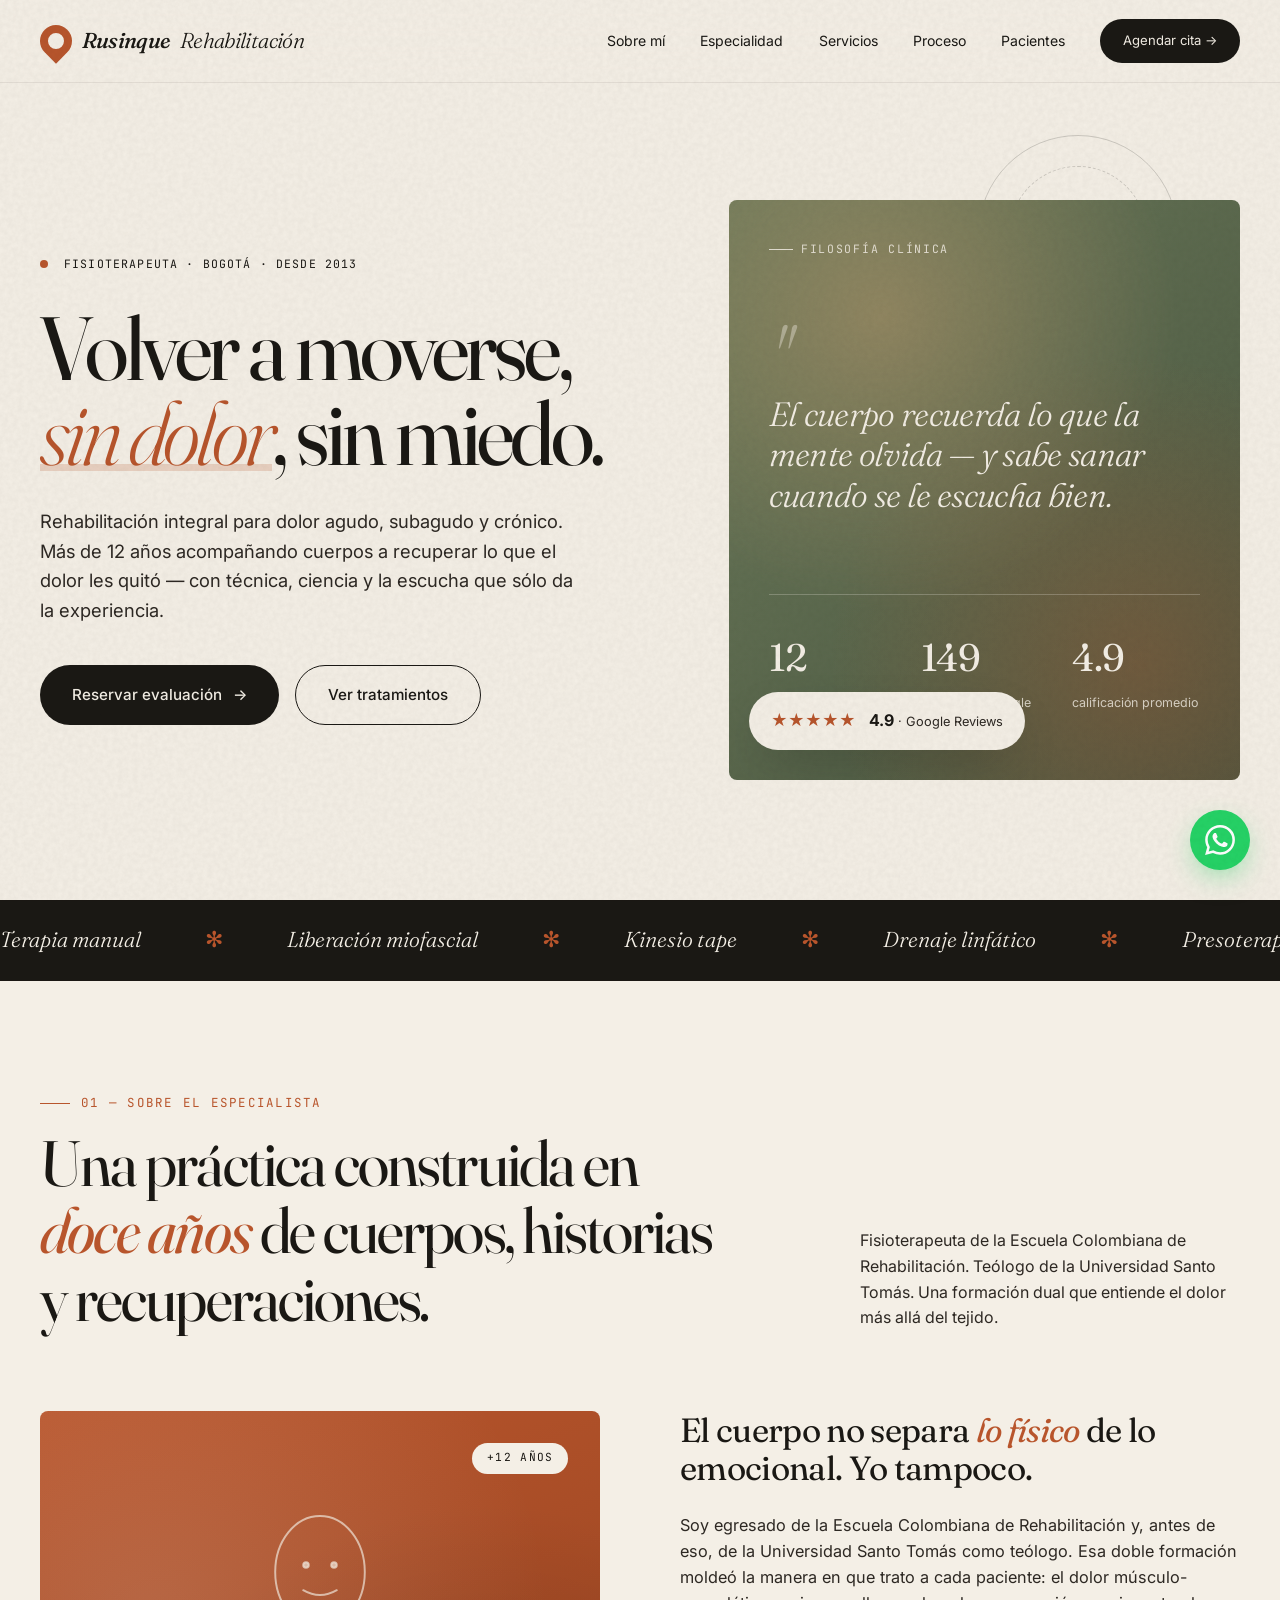
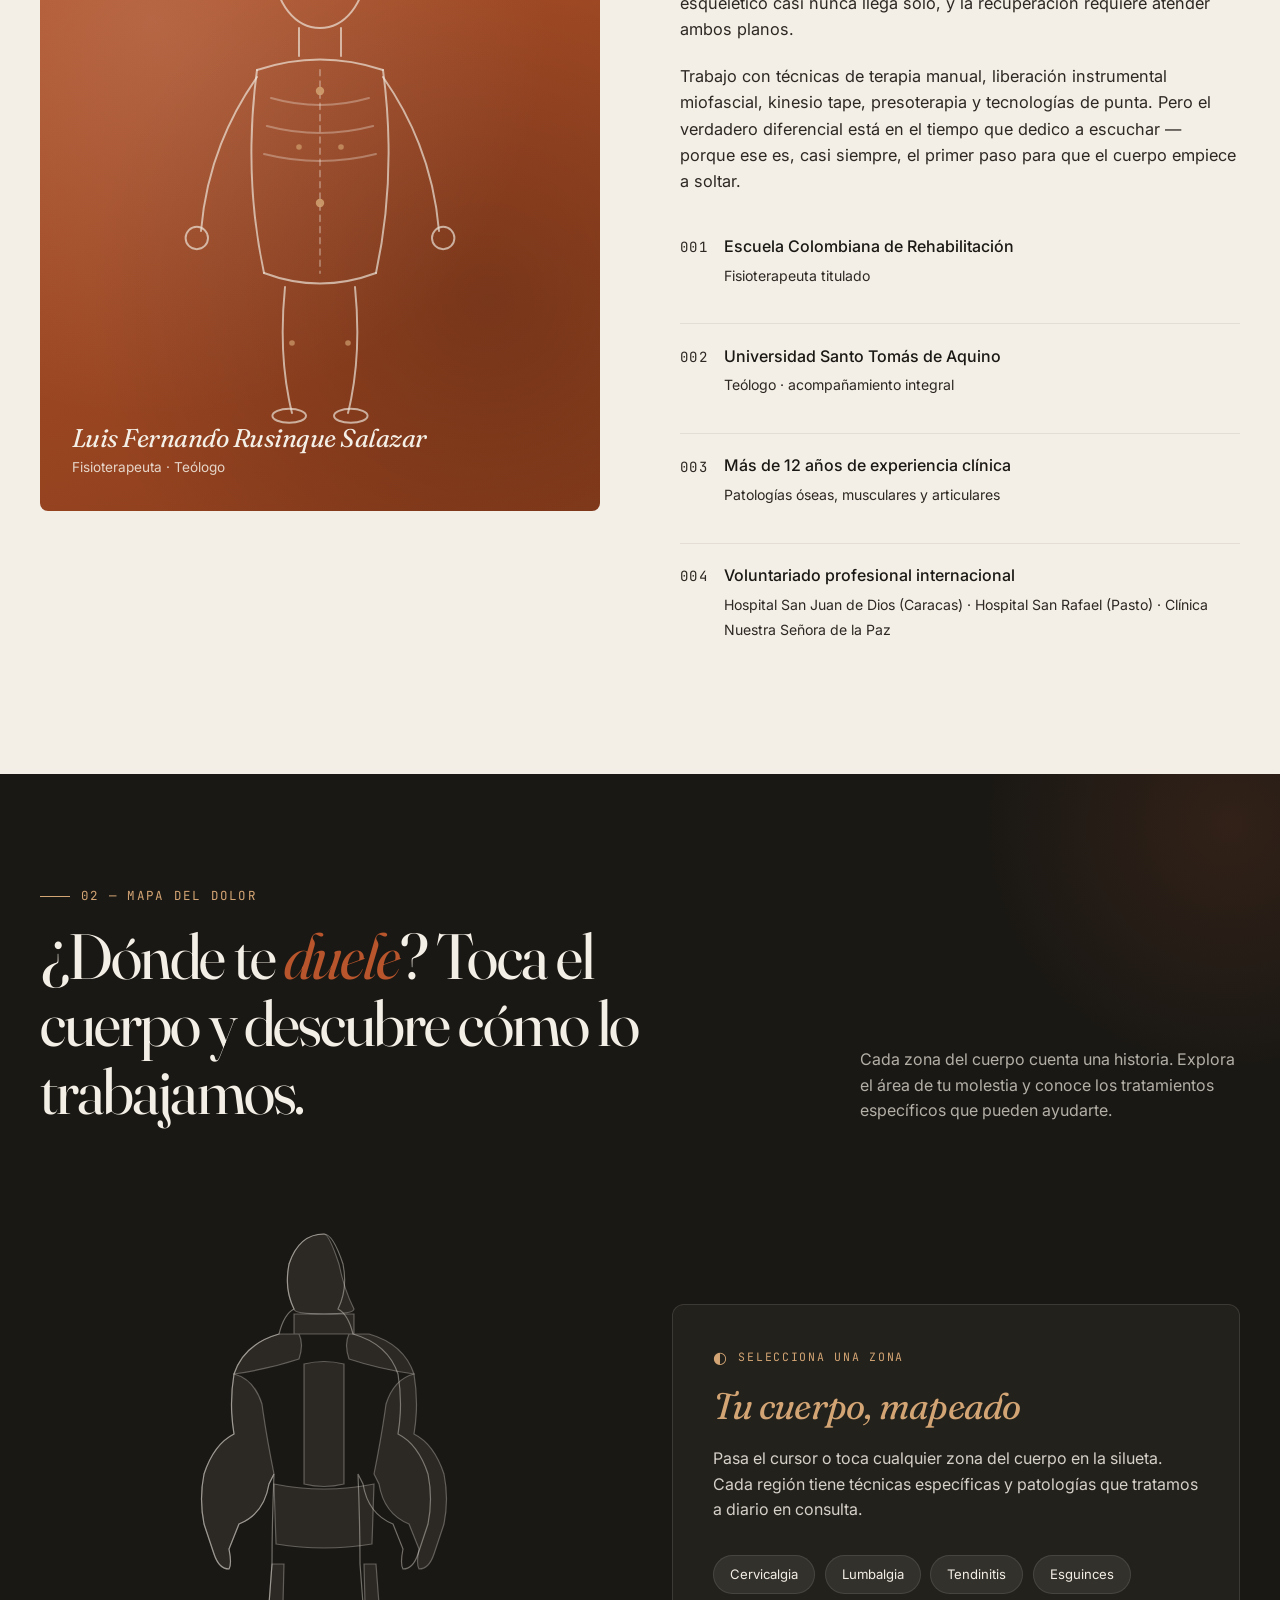
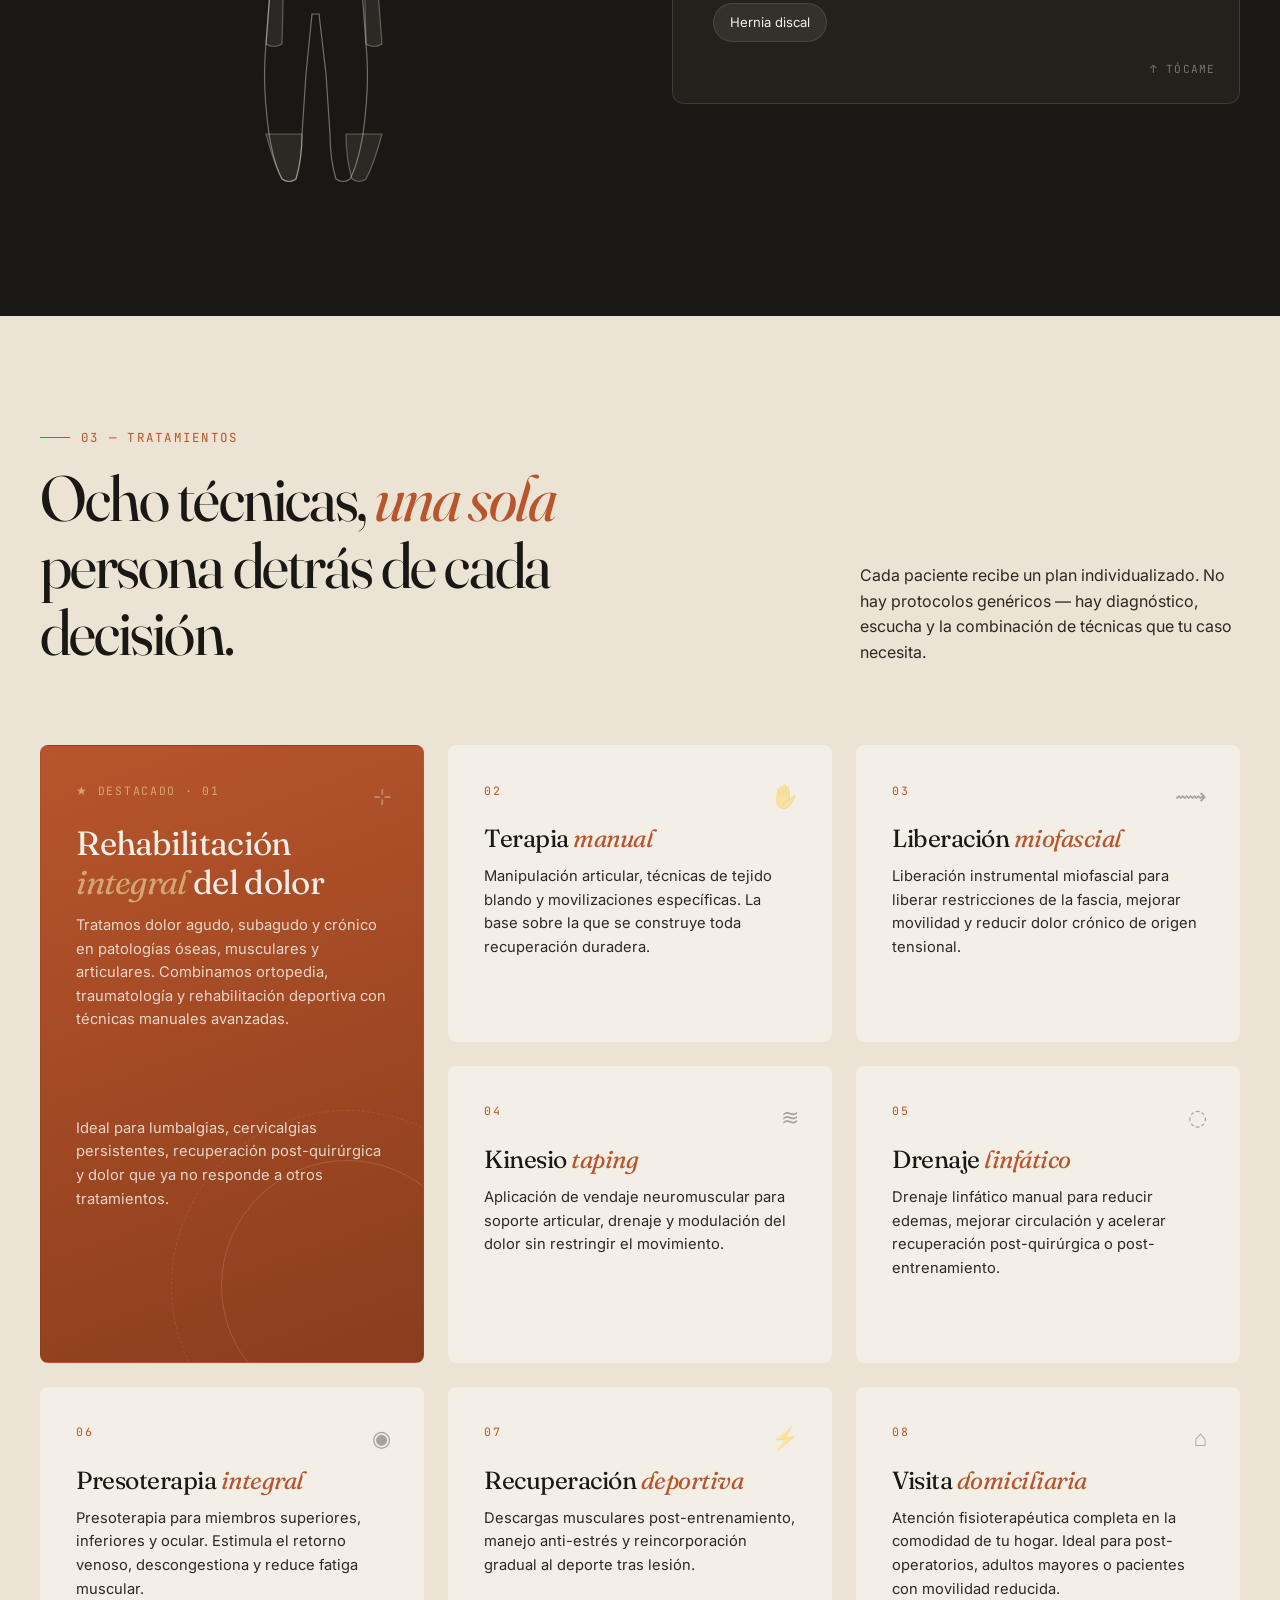
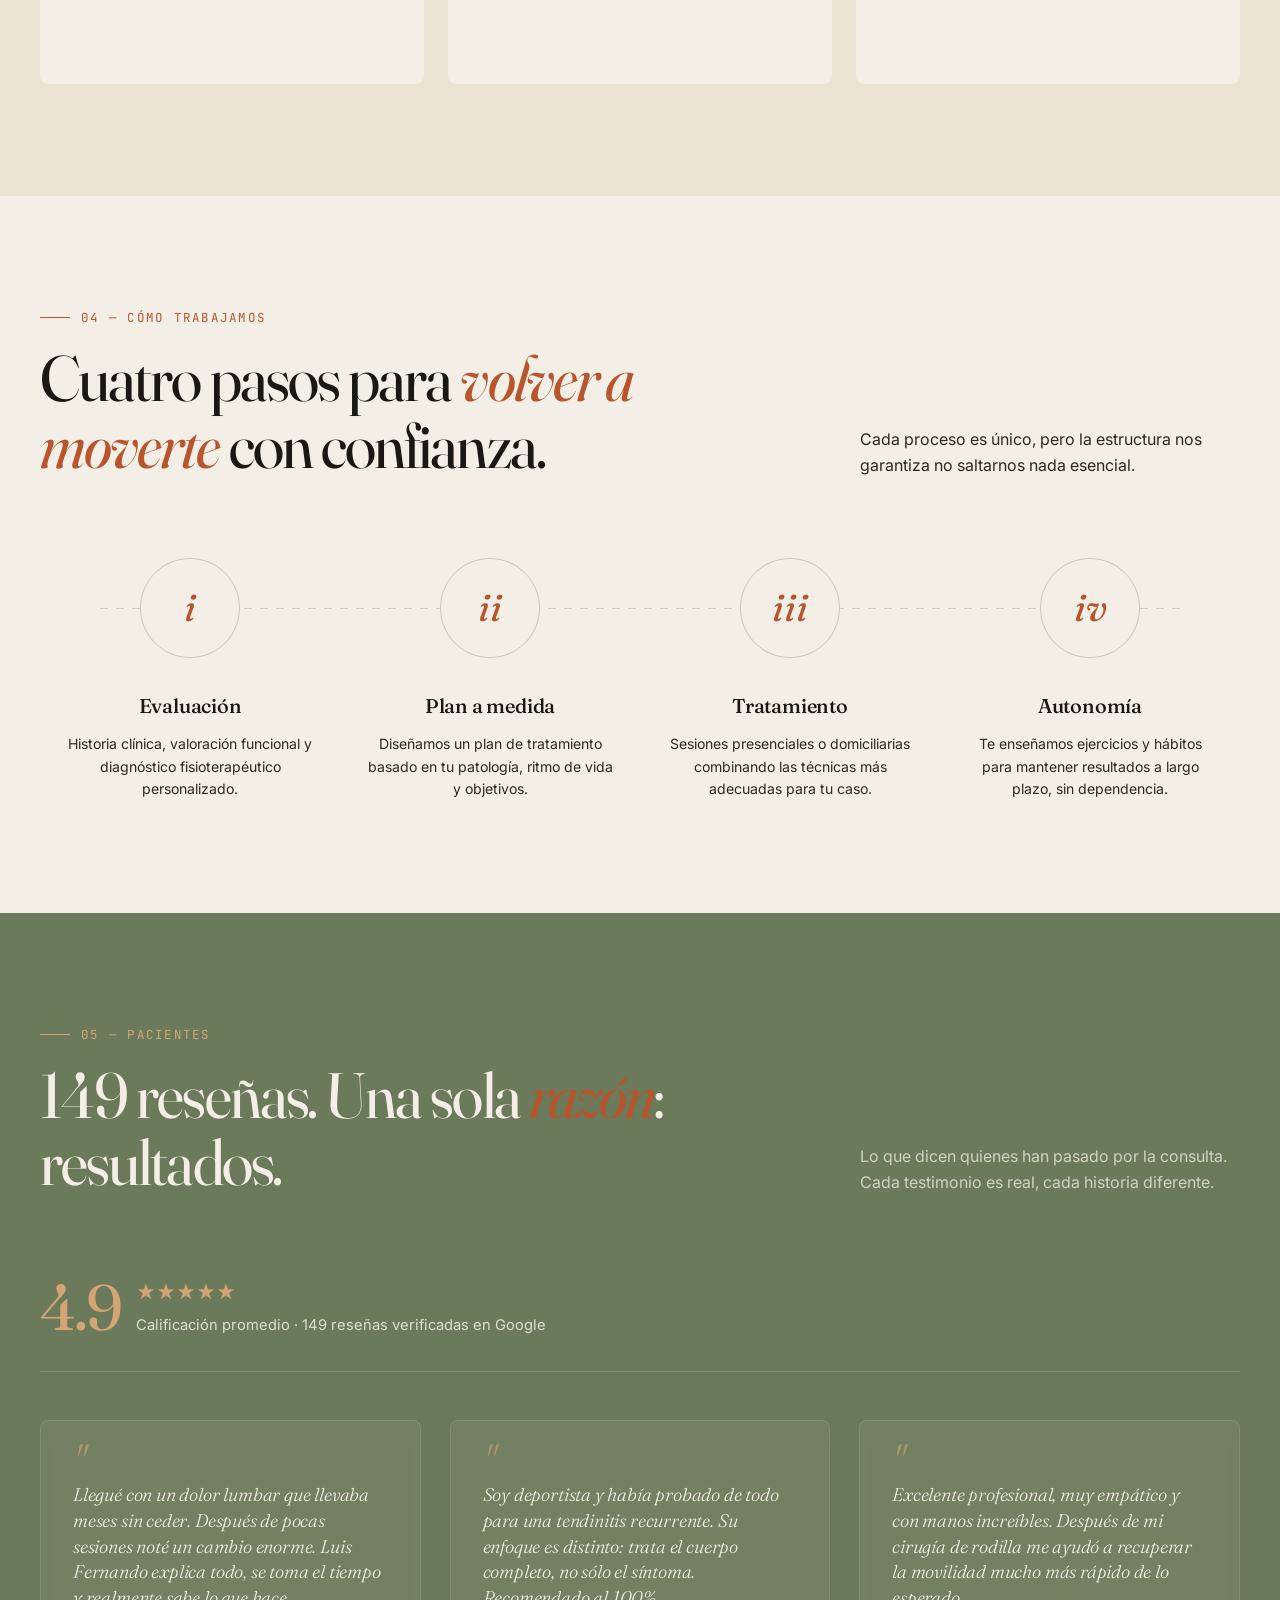
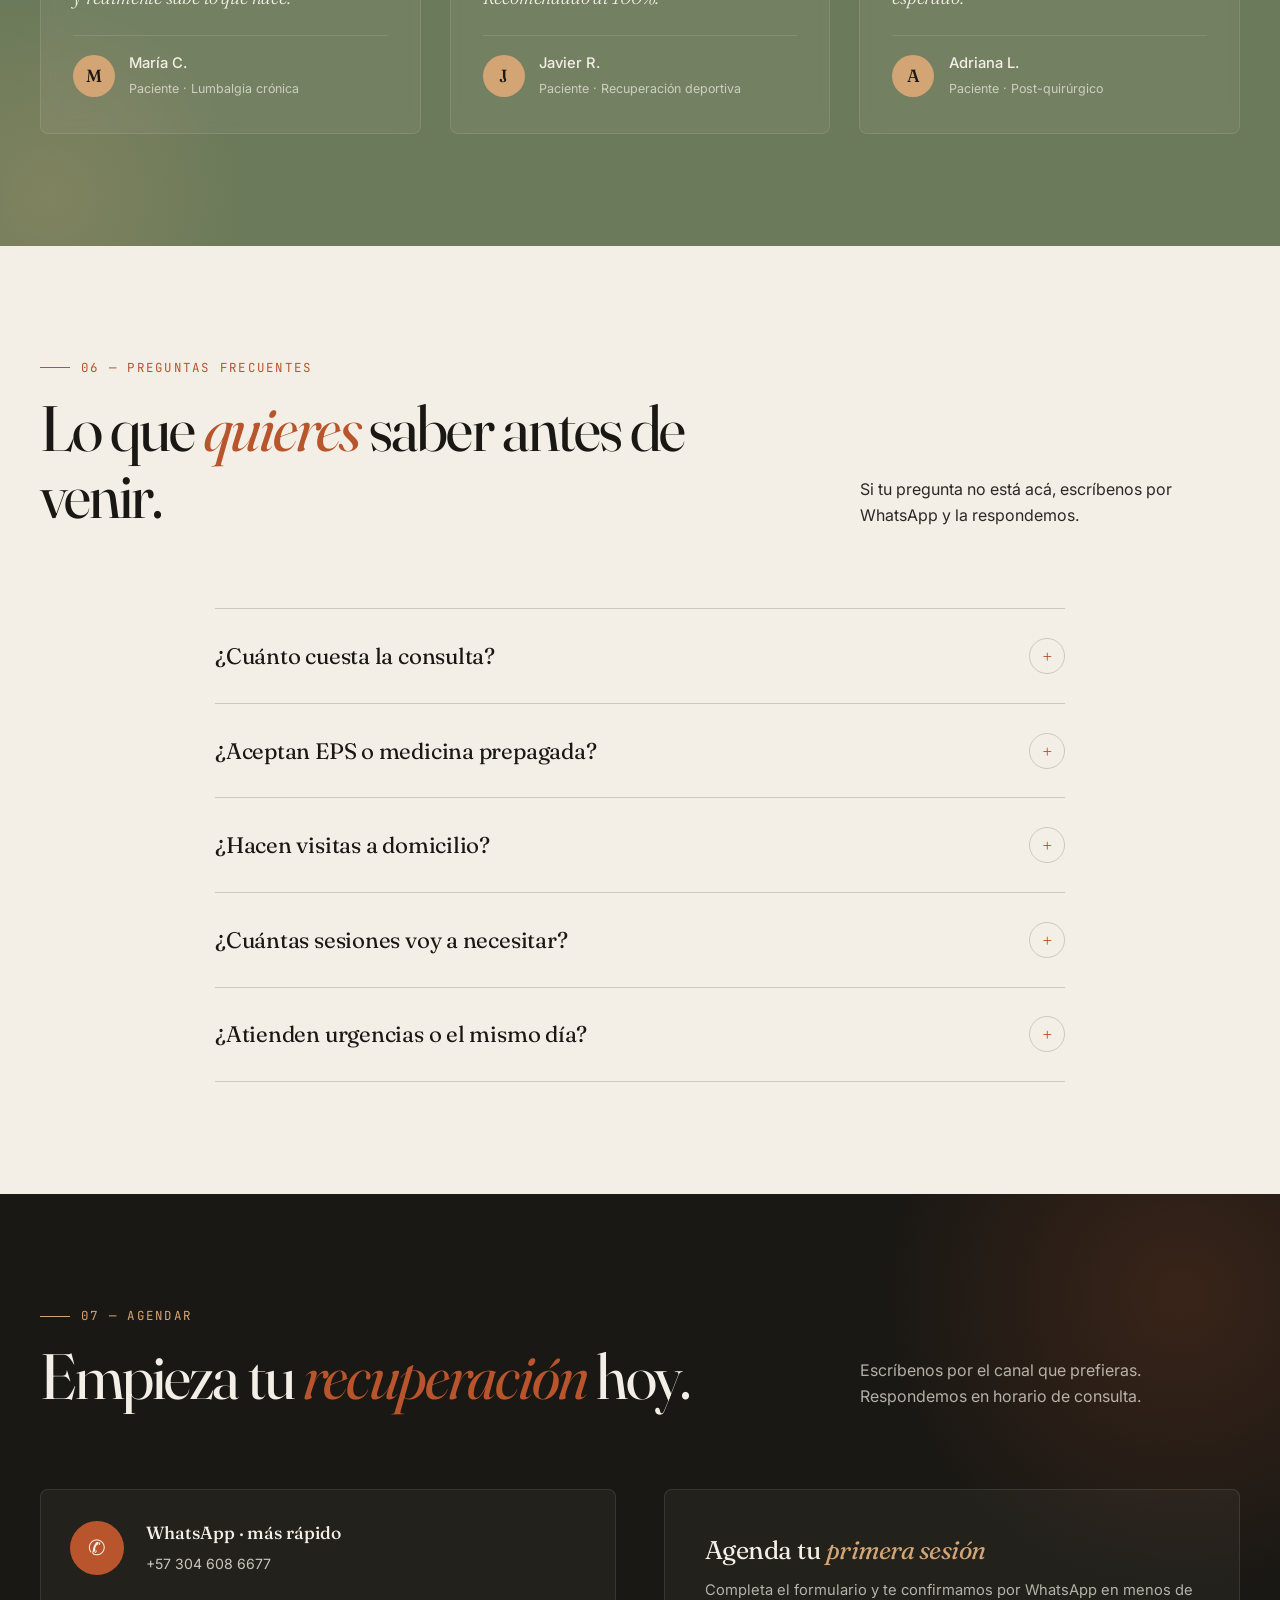
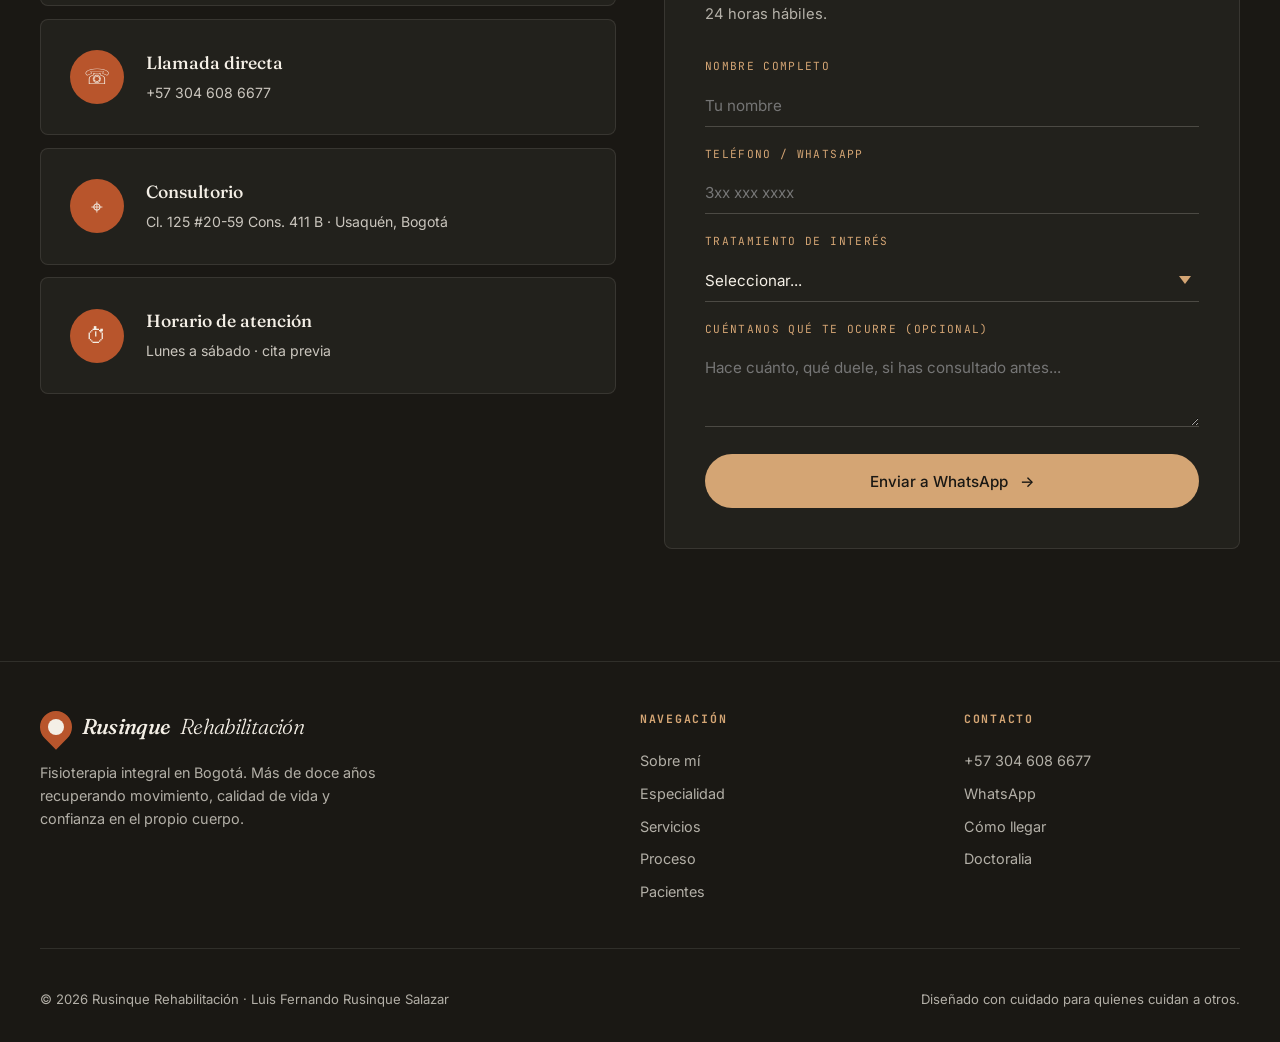
<file: index.html>
<!DOCTYPE html>
<html lang="es">
<head>
<meta charset="UTF-8" />
<meta name="viewport" content="width=device-width, initial-scale=1.0" />
<title>Rusinque Rehabilitación · Fisioterapia integral en Bogotá</title>
<meta name="description" content="Luis Fernando Rusinque Salazar — Fisioterapeuta con más de 12 años de experiencia. Rehabilitación integral del dolor agudo, subagudo y crónico. Usaquén, Bogotá." />

<link rel="preconnect" href="https://fonts.googleapis.com">
<link rel="preconnect" href="https://fonts.gstatic.com" crossorigin>
<link href="https://fonts.googleapis.com/css2?family=Fraunces:ital,opsz,wght@0,9..144,300..900;1,9..144,300..900&family=Inter:wght@300;400;500;600&family=JetBrains+Mono:wght@400;500&display=swap" rel="stylesheet">
<link rel="stylesheet" href="styles.css" />
</head>
<body>

<!-- NAV -->
<nav id="nav">
  <div class="logo">
    <span class="logo-mark"></span>
    Rusinque <em style="font-style:italic;font-weight:300">Rehabilitación</em>
  </div>
  <div class="nav-links" id="navLinks">
    <a href="#sobre-mi">Sobre mí</a>
    <a href="#anatomia">Especialidad</a>
    <a href="#servicios">Servicios</a>
    <a href="#proceso">Proceso</a>
    <a href="#testimonios">Pacientes</a>
    <a href="#contacto" class="nav-cta">Agendar cita →</a>
  </div>
  <button class="menu-btn" id="menuBtn" aria-label="Menú">
    <span></span><span></span><span></span>
  </button>
</nav>

<!-- HERO -->
<section class="hero">
  <div class="hero-decoration"></div>
  <div>
    <div class="hero-meta">
      <span class="dot"></span>
      <span class="mono">Fisioterapeuta · Bogotá · Desde 2013</span>
    </div>
    <h1>Volver a moverse, <em>sin dolor</em>, sin miedo.</h1>
    <p class="hero-sub">
      Rehabilitación integral para dolor agudo, subagudo y crónico.
      Más de 12 años acompañando cuerpos a recuperar lo que el dolor les quitó —
      con técnica, ciencia y la escucha que sólo da la experiencia.
    </p>
    <div class="hero-actions">
      <a href="https://wa.me/573046086677?text=Hola%20Luis%20Fernando%2C%20quisiera%20agendar%20una%20cita%20de%20fisioterapia." target="_blank" rel="noopener" class="btn btn-primary">
        Reservar evaluación <span class="arrow">→</span>
      </a>
      <a href="#servicios" class="btn btn-secondary">Ver tratamientos</a>
    </div>
  </div>

  <div class="hero-card">
    <div class="card-content">
      <div class="card-tag">Filosofía clínica</div>
      <p class="card-quote">El cuerpo recuerda lo que la mente olvida — y sabe sanar cuando se le escucha bien.</p>
      <div class="card-stats">
        <div>
          <span class="stat-num" data-count="12">0</span><span class="stat-label">+ años de experiencia</span>
        </div>
        <div>
          <span class="stat-num" data-count="149">0</span><span class="stat-label">reseñas en Google</span>
        </div>
        <div>
          <span class="stat-num" data-count="4.9" data-decimal="1">0</span><span class="stat-label">calificación promedio</span>
        </div>
      </div>
    </div>
    <div class="float-badge">
      <div class="stars">★★★★★</div>
      <div>
        <strong>4.9</strong>
        <span>· Google Reviews</span>
      </div>
    </div>
  </div>
</section>

<!-- MARQUEE -->
<div class="marquee">
  <div class="marquee-track">
    <span>Terapia manual</span><span>Liberación miofascial</span><span>Kinesio tape</span><span>Drenaje linfático</span><span>Presoterapia</span><span>Moxibustión</span><span>Visita domiciliaria</span><span>Recuperación deportiva</span>
    <span>Terapia manual</span><span>Liberación miofascial</span><span>Kinesio tape</span><span>Drenaje linfático</span><span>Presoterapia</span><span>Moxibustión</span><span>Visita domiciliaria</span><span>Recuperación deportiva</span>
  </div>
</div>

<!-- SOBRE MÍ -->
<section class="about" id="sobre-mi">
  <div class="section-head reveal">
    <div>
      <div class="label">01 — Sobre el especialista</div>
      <h2>Una práctica construida en <em>doce años</em> de cuerpos, historias y recuperaciones.</h2>
    </div>
    <p>Fisioterapeuta de la Escuela Colombiana de Rehabilitación. Teólogo de la Universidad Santo Tomás. Una formación dual que entiende el dolor más allá del tejido.</p>
  </div>

  <div class="about-grid">
    <div class="about-portrait reveal">
      <div class="portrait-illustration">
        <svg viewBox="0 0 300 380" xmlns="http://www.w3.org/2000/svg" fill="none" stroke="rgba(244,239,230,0.7)" stroke-width="1.4" stroke-linecap="round">
          <!-- Head -->
          <ellipse cx="150" cy="55" rx="32" ry="40"/>
          <circle cx="140" cy="50" r="2" fill="rgba(244,239,230,0.7)"/>
          <circle cx="160" cy="50" r="2" fill="rgba(244,239,230,0.7)"/>
          <path d="M138 68 Q150 75 162 68"/>
          <!-- Neck -->
          <path d="M135 95 L135 115 M165 95 L165 115"/>
          <!-- Shoulders -->
          <path d="M105 125 Q150 110 195 125"/>
          <!-- Torso -->
          <path d="M105 125 Q95 200 110 270"/>
          <path d="M195 125 Q205 200 190 270"/>
          <!-- Spine indication -->
          <path d="M150 125 L150 270" stroke-dasharray="4 4" opacity="0.5"/>
          <!-- Ribs -->
          <path d="M115 145 Q150 155 185 145" opacity="0.5"/>
          <path d="M112 165 Q150 175 188 165" opacity="0.5"/>
          <path d="M110 185 Q150 195 190 185" opacity="0.5"/>
          <!-- Arms -->
          <path d="M105 130 Q70 180 65 240"/>
          <path d="M195 130 Q230 180 235 240"/>
          <!-- Hands -->
          <circle cx="62" cy="245" r="8"/>
          <circle cx="238" cy="245" r="8"/>
          <!-- Hips -->
          <path d="M110 270 Q150 285 190 270"/>
          <!-- Legs -->
          <path d="M125 280 Q120 330 130 370"/>
          <path d="M175 280 Q180 330 170 370"/>
          <!-- Feet -->
          <ellipse cx="128" cy="372" rx="12" ry="5"/>
          <ellipse cx="172" cy="372" rx="12" ry="5"/>
          <!-- Energy points / muscle markers -->
          <circle cx="150" cy="140" r="3" fill="rgba(212,165,116,0.9)" stroke="none"/>
          <circle cx="135" cy="180" r="2" fill="rgba(212,165,116,0.7)" stroke="none"/>
          <circle cx="165" cy="180" r="2" fill="rgba(212,165,116,0.7)" stroke="none"/>
          <circle cx="150" cy="220" r="3" fill="rgba(212,165,116,0.9)" stroke="none"/>
          <circle cx="130" cy="320" r="2" fill="rgba(212,165,116,0.7)" stroke="none"/>
          <circle cx="170" cy="320" r="2" fill="rgba(212,165,116,0.7)" stroke="none"/>
        </svg>
      </div>
      <div class="portrait-tag">+12 años</div>
      <div class="portrait-name">
        <h3>Luis Fernando Rusinque Salazar</h3>
        <span>Fisioterapeuta · Teólogo</span>
      </div>
    </div>

    <div class="about-text reveal">
      <h3>El cuerpo no separa <em>lo físico</em> de lo emocional. Yo tampoco.</h3>
      <p>
        Soy egresado de la Escuela Colombiana de Rehabilitación y, antes de eso, de la Universidad Santo Tomás como teólogo.
        Esa doble formación moldeó la manera en que trato a cada paciente: el dolor músculo-esquelético casi nunca llega solo,
        y la recuperación requiere atender ambos planos.
      </p>
      <p>
        Trabajo con técnicas de terapia manual, liberación instrumental miofascial, kinesio tape, presoterapia y tecnologías
        de punta. Pero el verdadero diferencial está en el tiempo que dedico a escuchar — porque ese es, casi siempre,
        el primer paso para que el cuerpo empiece a soltar.
      </p>

      <div class="credentials">
        <div class="cred">
          <span class="cred-num">001</span>
          <div>
            <strong>Escuela Colombiana de Rehabilitación</strong>
            <span>Fisioterapeuta titulado</span>
          </div>
        </div>
        <div class="cred">
          <span class="cred-num">002</span>
          <div>
            <strong>Universidad Santo Tomás de Aquino</strong>
            <span>Teólogo · acompañamiento integral</span>
          </div>
        </div>
        <div class="cred">
          <span class="cred-num">003</span>
          <div>
            <strong>Más de 12 años de experiencia clínica</strong>
            <span>Patologías óseas, musculares y articulares</span>
          </div>
        </div>
        <div class="cred">
          <span class="cred-num">004</span>
          <div>
            <strong>Voluntariado profesional internacional</strong>
            <span>Hospital San Juan de Dios (Caracas) · Hospital San Rafael (Pasto) · Clínica Nuestra Señora de la Paz</span>
          </div>
        </div>
      </div>
    </div>
  </div>
</section>

<!-- ANATOMÍA INTERACTIVA -->
<section class="anatomy" id="anatomia">
  <div class="section-head reveal">
    <div>
      <div class="label">02 — Mapa del dolor</div>
      <h2>¿Dónde te <em>duele</em>? Toca el cuerpo y descubre cómo lo trabajamos.</h2>
    </div>
    <p>Cada zona del cuerpo cuenta una historia. Explora el área de tu molestia y conoce los tratamientos específicos que pueden ayudarte.</p>
  </div>

  <div class="anatomy-wrap">
    <div class="anatomy-figure reveal">
      <svg viewBox="0 0 400 600" xmlns="http://www.w3.org/2000/svg">
        <!-- Body silhouette outline -->
        <path class="body-outline" d="
          M200 30
          Q175 30 165 60
          Q160 85 170 105
          Q160 110 155 130
          Q120 140 110 170
          Q105 200 110 230
          Q90 240 80 270
          Q75 295 80 320
          L90 350
          Q95 365 105 365
          Q108 360 105 345
          L115 320
          Q140 310 145 280
          L150 270
          Q148 320 148 360
          L142 440
          Q138 480 145 530
          Q150 560 158 575
          Q165 580 172 575
          Q178 555 178 530
          L182 470
          L188 410
          L195 410
          L202 470
          L206 530
          Q206 555 212 575
          Q219 580 226 575
          Q234 560 239 530
          Q246 480 242 440
          L236 360
          Q236 320 234 270
          L239 280
          Q244 310 269 320
          L279 345
          Q276 360 279 365
          Q289 365 294 350
          L304 320
          Q309 295 304 270
          Q294 240 274 230
          Q279 200 274 170
          Q264 140 229 130
          Q224 110 214 105
          Q224 85 219 60
          Q209 30 200 30 Z
        "/>

        <!-- Head -->
        <path class="body-part" data-area="cuello" d="
          M200 30 Q175 30 165 60 Q160 85 170 105
          Q170 110 200 110 Q230 110 230 105
          Q220 85 215 60 Q205 30 200 30 Z
        "/>

        <!-- Neck/Shoulder -->
        <path class="body-part" data-area="cuello-hombro" d="
          M155 130 Q120 140 110 170 Q145 165 175 155 Q180 140 175 130 Z
          M245 130 Q280 140 290 170 Q255 165 225 155 Q220 140 225 130 Z
          M170 110 L170 130 L230 130 L230 110 Z
        "/>

        <!-- Spine/Back -->
        <path class="body-part" data-area="espalda" d="
          M180 160 Q200 155 220 160 L220 280 Q200 285 180 280 Z
        "/>

        <!-- Arms -->
        <path class="body-part" data-area="brazos" d="
          M110 170 Q105 200 110 230 Q90 240 80 270 Q75 295 80 320 L90 350 Q95 365 105 365 Q108 360 105 345 L115 320 Q140 310 145 280 L150 270 Q142 230 138 200 Q130 175 110 170 Z
          M290 170 Q295 200 290 230 Q310 240 320 270 Q325 295 320 320 L310 350 Q305 365 295 365 Q292 360 295 345 L285 320 Q260 310 255 280 L250 270 Q258 230 262 200 Q270 175 290 170 Z
        "/>

        <!-- Lower back / Hip -->
        <path class="body-part" data-area="lumbar" d="
          M150 280 Q200 290 250 280 L248 340 Q200 348 152 340 Z
        "/>

        <!-- Knees -->
        <path class="body-part" data-area="rodillas" d="
          M148 360 L142 440 Q150 445 158 440 L160 360 Z
          M252 360 L258 440 Q250 445 242 440 L240 360 Z
        "/>

        <!-- Feet/Ankle -->
        <path class="body-part" data-area="pies" d="
          M142 530 Q150 560 158 575 Q165 580 172 575 Q178 555 178 530 Z
          M222 530 Q222 555 228 575 Q235 580 242 575 Q250 560 258 530 Z
        "/>
      </svg>
    </div>

    <div class="anatomy-info reveal">
      <div class="info-tag" id="infoTag">SELECCIONA UNA ZONA</div>
      <h3 class="info-area" id="infoArea">Tu cuerpo, mapeado</h3>
      <p class="info-desc" id="infoDesc">Pasa el cursor o toca cualquier zona del cuerpo en la silueta. Cada región tiene técnicas específicas y patologías que tratamos a diario en consulta.</p>
      <div class="info-conditions" id="infoConditions">
        <span class="condition-chip">Cervicalgia</span>
        <span class="condition-chip">Lumbalgia</span>
        <span class="condition-chip">Tendinitis</span>
        <span class="condition-chip">Esguinces</span>
        <span class="condition-chip">Hernia discal</span>
      </div>
      <div class="anatomy-helper">↑ tócame</div>
    </div>
  </div>
</section>

<!-- SERVICIOS -->
<section class="services" id="servicios">
  <div class="section-head reveal">
    <div>
      <div class="label">03 — Tratamientos</div>
      <h2>Ocho técnicas, <em>una sola</em> persona detrás de cada decisión.</h2>
    </div>
    <p>Cada paciente recibe un plan individualizado. No hay protocolos genéricos — hay diagnóstico, escucha y la combinación de técnicas que tu caso necesita.</p>
  </div>

  <div class="services-grid">
    <div class="service-card featured reveal">
      <div class="service-num">★ DESTACADO · 01</div>
      <h4>Rehabilitación <em>integral</em> del dolor</h4>
      <p>Tratamos dolor agudo, subagudo y crónico en patologías óseas, musculares y articulares. Combinamos ortopedia, traumatología y rehabilitación deportiva con técnicas manuales avanzadas.</p>
      <p style="margin-top:1rem">Ideal para lumbalgias, cervicalgias persistentes, recuperación post-quirúrgica y dolor que ya no responde a otros tratamientos.</p>
      <div class="service-arrow">Saber más →</div>
      <div class="service-icon">⊹</div>
    </div>

    <div class="service-card reveal">
      <div class="service-num">02</div>
      <h4>Terapia <em>manual</em></h4>
      <p>Manipulación articular, técnicas de tejido blando y movilizaciones específicas. La base sobre la que se construye toda recuperación duradera.</p>
      <div class="service-arrow">Reservar →</div>
      <div class="service-icon">✋</div>
    </div>

    <div class="service-card reveal">
      <div class="service-num">03</div>
      <h4>Liberación <em>miofascial</em></h4>
      <p>Liberación instrumental miofascial para liberar restricciones de la fascia, mejorar movilidad y reducir dolor crónico de origen tensional.</p>
      <div class="service-arrow">Reservar →</div>
      <div class="service-icon">⟿</div>
    </div>

    <div class="service-card reveal">
      <div class="service-num">04</div>
      <h4>Kinesio <em>taping</em></h4>
      <p>Aplicación de vendaje neuromuscular para soporte articular, drenaje y modulación del dolor sin restringir el movimiento.</p>
      <div class="service-arrow">Reservar →</div>
      <div class="service-icon">≋</div>
    </div>

    <div class="service-card reveal">
      <div class="service-num">05</div>
      <h4>Drenaje <em>linfático</em></h4>
      <p>Drenaje linfático manual para reducir edemas, mejorar circulación y acelerar recuperación post-quirúrgica o post-entrenamiento.</p>
      <div class="service-arrow">Reservar →</div>
      <div class="service-icon">◌</div>
    </div>

    <div class="service-card reveal">
      <div class="service-num">06</div>
      <h4>Presoterapia <em>integral</em></h4>
      <p>Presoterapia para miembros superiores, inferiores y ocular. Estimula el retorno venoso, descongestiona y reduce fatiga muscular.</p>
      <div class="service-arrow">Reservar →</div>
      <div class="service-icon">◉</div>
    </div>

    <div class="service-card reveal">
      <div class="service-num">07</div>
      <h4>Recuperación <em>deportiva</em></h4>
      <p>Descargas musculares post-entrenamiento, manejo anti-estrés y reincorporación gradual al deporte tras lesión.</p>
      <div class="service-arrow">Reservar →</div>
      <div class="service-icon">⚡</div>
    </div>

    <div class="service-card reveal">
      <div class="service-num">08</div>
      <h4>Visita <em>domiciliaria</em></h4>
      <p>Atención fisioterapéutica completa en la comodidad de tu hogar. Ideal para post-operatorios, adultos mayores o pacientes con movilidad reducida.</p>
      <div class="service-arrow">Reservar →</div>
      <div class="service-icon">⌂</div>
    </div>
  </div>
</section>

<!-- PROCESO -->
<section class="process" id="proceso">
  <div class="section-head reveal">
    <div>
      <div class="label">04 — Cómo trabajamos</div>
      <h2>Cuatro pasos para <em>volver a moverte</em> con confianza.</h2>
    </div>
    <p>Cada proceso es único, pero la estructura nos garantiza no saltarnos nada esencial.</p>
  </div>

  <div class="process-track">
    <div class="step reveal">
      <div class="step-circle">i</div>
      <h5>Evaluación</h5>
      <p>Historia clínica, valoración funcional y diagnóstico fisioterapéutico personalizado.</p>
    </div>
    <div class="step reveal">
      <div class="step-circle">ii</div>
      <h5>Plan a medida</h5>
      <p>Diseñamos un plan de tratamiento basado en tu patología, ritmo de vida y objetivos.</p>
    </div>
    <div class="step reveal">
      <div class="step-circle">iii</div>
      <h5>Tratamiento</h5>
      <p>Sesiones presenciales o domiciliarias combinando las técnicas más adecuadas para tu caso.</p>
    </div>
    <div class="step reveal">
      <div class="step-circle">iv</div>
      <h5>Autonomía</h5>
      <p>Te enseñamos ejercicios y hábitos para mantener resultados a largo plazo, sin dependencia.</p>
    </div>
  </div>
</section>

<!-- TESTIMONIOS -->
<section class="testimonials" id="testimonios">
  <div class="section-head reveal">
    <div>
      <div class="label">05 — Pacientes</div>
      <h2>149 reseñas. Una sola <em>razón</em>: resultados.</h2>
    </div>
    <p>Lo que dicen quienes han pasado por la consulta. Cada testimonio es real, cada historia diferente.</p>
  </div>

  <div class="rating-display reveal">
    <div class="rating-num">4.9</div>
    <div class="rating-info">
      <div class="stars">★★★★★</div>
      <span>Calificación promedio · 149 reseñas verificadas en Google</span>
    </div>
  </div>

  <div class="testi-grid">
    <div class="testi reveal">
      <p class="testi-quote">Llegué con un dolor lumbar que llevaba meses sin ceder. Después de pocas sesiones noté un cambio enorme. Luis Fernando explica todo, se toma el tiempo y realmente sabe lo que hace.</p>
      <div class="testi-author">
        <div class="author-avatar">M</div>
        <div class="author-info">
          <strong>María C.</strong>
          <span>Paciente · Lumbalgia crónica</span>
        </div>
      </div>
    </div>

    <div class="testi reveal">
      <p class="testi-quote">Soy deportista y había probado de todo para una tendinitis recurrente. Su enfoque es distinto: trata el cuerpo completo, no sólo el síntoma. Recomendado al 100%.</p>
      <div class="testi-author">
        <div class="author-avatar">J</div>
        <div class="author-info">
          <strong>Javier R.</strong>
          <span>Paciente · Recuperación deportiva</span>
        </div>
      </div>
    </div>

    <div class="testi reveal">
      <p class="testi-quote">Excelente profesional, muy empático y con manos increíbles. Después de mi cirugía de rodilla me ayudó a recuperar la movilidad mucho más rápido de lo esperado.</p>
      <div class="testi-author">
        <div class="author-avatar">A</div>
        <div class="author-info">
          <strong>Adriana L.</strong>
          <span>Paciente · Post-quirúrgico</span>
        </div>
      </div>
    </div>
  </div>
</section>

<!-- FAQ -->
<section class="faq" id="faq">
  <div class="section-head reveal">
    <div>
      <div class="label">06 — Preguntas frecuentes</div>
      <h2>Lo que <em>quieres</em> saber antes de venir.</h2>
    </div>
    <p>Si tu pregunta no está acá, escríbenos por WhatsApp y la respondemos.</p>
  </div>

  <div class="faq-list">
    <div class="faq-item">
      <button class="faq-q">
        ¿Cuánto cuesta la consulta?
        <span class="faq-toggle">+</span>
      </button>
      <div class="faq-a">
        <div class="faq-a-inner">
          La consulta de fisioterapia tiene un valor desde $180.000 COP. La presoterapia ocular desde $80.000 COP. Algunos servicios pueden variar según el caso particular — te recomendamos agendar y consultar el precio exacto por mensaje.
        </div>
      </div>
    </div>

    <div class="faq-item">
      <button class="faq-q">
        ¿Aceptan EPS o medicina prepagada?
        <span class="faq-toggle">+</span>
      </button>
      <div class="faq-a">
        <div class="faq-a-inner">
          La consulta es exclusivamente particular (privada). No trabajamos con aseguradoras ni medicina prepagada. Esto nos permite dedicar el tiempo que cada paciente realmente necesita en cada sesión.
        </div>
      </div>
    </div>

    <div class="faq-item">
      <button class="faq-q">
        ¿Hacen visitas a domicilio?
        <span class="faq-toggle">+</span>
      </button>
      <div class="faq-a">
        <div class="faq-a-inner">
          Sí. Realizamos visitas domiciliarias en Bogotá, ideales para post-operatorios, adultos mayores, pacientes con movilidad reducida o quienes prefieren la comodidad de su hogar. Consulta disponibilidad y zonas de cobertura por WhatsApp.
        </div>
      </div>
    </div>

    <div class="faq-item">
      <button class="faq-q">
        ¿Cuántas sesiones voy a necesitar?
        <span class="faq-toggle">+</span>
      </button>
      <div class="faq-a">
        <div class="faq-a-inner">
          Depende completamente de tu patología, su tiempo de evolución y tu respuesta al tratamiento. En la primera evaluación te damos un estimado realista basado en casos similares. Trabajamos para que recuperes autonomía, no para crear dependencia.
        </div>
      </div>
    </div>

    <div class="faq-item">
      <button class="faq-q">
        ¿Atienden urgencias o el mismo día?
        <span class="faq-toggle">+</span>
      </button>
      <div class="faq-a">
        <div class="faq-a-inner">
          Cuando hay disponibilidad en agenda, sí. Para casos de dolor agudo intenso te recomendamos escribir directamente por WhatsApp para revisar la primera ventana posible.
        </div>
      </div>
    </div>
  </div>
</section>

<!-- CONTACTO -->
<section class="contact" id="contacto">
  <div class="section-head reveal">
    <div>
      <div class="label">07 — Agendar</div>
      <h2>Empieza tu <em>recuperación</em> hoy.</h2>
    </div>
    <p>Escríbenos por el canal que prefieras. Respondemos en horario de consulta.</p>
  </div>

  <div class="contact-grid">
    <div class="contact-info reveal">
      <a href="https://wa.me/573046086677?text=Hola%20Luis%20Fernando%2C%20quisiera%20agendar%20una%20cita." target="_blank" rel="noopener" class="contact-block">
        <div class="contact-icon">✆</div>
        <div>
          <strong>WhatsApp · más rápido</strong>
          <span>+57 304 608 6677</span>
        </div>
      </a>
      <a href="tel:+573046086677" class="contact-block">
        <div class="contact-icon">☏</div>
        <div>
          <strong>Llamada directa</strong>
          <span>+57 304 608 6677</span>
        </div>
      </a>
      <a href="https://www.google.com/maps/place/Luis+Fernando+Rusinque+Salazar+%2F%2F+Rusinque+Rehabilitaci%C3%B3n/@4.7046381,-74.0512407,17z" target="_blank" rel="noopener" class="contact-block">
        <div class="contact-icon">⌖</div>
        <div>
          <strong>Consultorio</strong>
          <span>Cl. 125 #20-59 Cons. 411 B · Usaquén, Bogotá</span>
        </div>
      </a>
      <div class="contact-block" style="cursor:default">
        <div class="contact-icon">⏱</div>
        <div>
          <strong>Horario de atención</strong>
          <span>Lunes a sábado · cita previa</span>
        </div>
      </div>
    </div>

    <form class="contact-form reveal" id="bookingForm">
      <h3>Agenda tu <em>primera sesión</em></h3>
      <p>Completa el formulario y te confirmamos por WhatsApp en menos de 24 horas hábiles.</p>

      <div class="field">
        <label for="name">Nombre completo</label>
        <input type="text" id="name" name="name" required placeholder="Tu nombre" />
      </div>

      <div class="field">
        <label for="phone">Teléfono / WhatsApp</label>
        <input type="tel" id="phone" name="phone" required placeholder="3xx xxx xxxx" />
      </div>

      <div class="field">
        <label for="service">Tratamiento de interés</label>
        <select id="service" name="service" required>
          <option value="">Seleccionar...</option>
          <option>Rehabilitación integral del dolor</option>
          <option>Terapia manual</option>
          <option>Liberación miofascial</option>
          <option>Kinesio taping</option>
          <option>Drenaje linfático</option>
          <option>Presoterapia</option>
          <option>Recuperación deportiva</option>
          <option>Visita domiciliaria</option>
          <option>No estoy seguro · necesito orientación</option>
        </select>
      </div>

      <div class="field">
        <label for="message">Cuéntanos qué te ocurre (opcional)</label>
        <textarea id="message" name="message" rows="3" placeholder="Hace cuánto, qué duele, si has consultado antes..."></textarea>
      </div>

      <button type="submit" class="btn-form">
        Enviar a WhatsApp <span>→</span>
      </button>
    </form>
  </div>
</section>

<!-- FOOTER -->
<footer>
  <div class="footer-grid">
    <div class="footer-brand">
      <div class="logo">
        <span class="logo-mark"></span>
        Rusinque <em style="font-style:italic;font-weight:300">Rehabilitación</em>
      </div>
      <p>Fisioterapia integral en Bogotá. Más de doce años recuperando movimiento, calidad de vida y confianza en el propio cuerpo.</p>
    </div>
    <div class="footer-col">
      <h6>Navegación</h6>
      <a href="#sobre-mi">Sobre mí</a>
      <a href="#anatomia">Especialidad</a>
      <a href="#servicios">Servicios</a>
      <a href="#proceso">Proceso</a>
      <a href="#testimonios">Pacientes</a>
    </div>
    <div class="footer-col">
      <h6>Contacto</h6>
      <a href="tel:+573046086677">+57 304 608 6677</a>
      <a href="https://wa.me/573046086677" target="_blank" rel="noopener">WhatsApp</a>
      <a href="https://www.google.com/maps/place/Luis+Fernando+Rusinque+Salazar+%2F%2F+Rusinque+Rehabilitaci%C3%B3n" target="_blank" rel="noopener">Cómo llegar</a>
      <a href="https://www.doctoralia.co/luis-fernando-rusinque-salazar/fisioterapeuta/bogota" target="_blank" rel="noopener">Doctoralia</a>
    </div>
  </div>
  <div class="footer-bot">
    <span>© 2026 Rusinque Rehabilitación · Luis Fernando Rusinque Salazar</span>
    <span>Diseñado con cuidado para quienes cuidan a otros.</span>
  </div>
</footer>

<a href="https://wa.me/573046086677?text=Hola%20Luis%20Fernando%2C%20quisiera%20agendar%20una%20cita." target="_blank" rel="noopener" class="float-wa" aria-label="WhatsApp">
  <svg width="30" height="30" viewBox="0 0 24 24" fill="white">
    <path d="M17.472 14.382c-.297-.149-1.758-.867-2.03-.967-.273-.099-.471-.148-.67.15-.197.297-.767.966-.94 1.164-.173.199-.347.223-.644.075-.297-.15-1.255-.463-2.39-1.475-.883-.788-1.48-1.761-1.653-2.059-.173-.297-.018-.458.13-.606.134-.133.298-.347.446-.52.149-.174.198-.298.298-.497.099-.198.05-.371-.025-.52-.075-.149-.669-1.612-.916-2.207-.242-.579-.487-.5-.669-.51-.173-.008-.371-.01-.57-.01-.198 0-.52.074-.792.372-.272.297-1.04 1.016-1.04 2.479 0 1.462 1.065 2.875 1.213 3.074.149.198 2.096 3.2 5.077 4.487.709.306 1.262.489 1.694.625.712.227 1.36.195 1.871.118.571-.085 1.758-.719 2.006-1.413.248-.694.248-1.289.173-1.413-.074-.124-.272-.198-.57-.347m-5.421 7.403h-.004a9.87 9.87 0 01-5.031-1.378l-.361-.214-3.741.982.998-3.648-.235-.374a9.86 9.86 0 01-1.51-5.26c.001-5.45 4.436-9.884 9.888-9.884 2.64 0 5.122 1.03 6.988 2.898a9.825 9.825 0 012.893 6.994c-.003 5.45-4.437 9.884-9.885 9.884m8.413-18.297A11.815 11.815 0 0012.05 0C5.495 0 .16 5.335.157 11.892c0 2.096.547 4.142 1.588 5.945L.057 24l6.305-1.654a11.882 11.882 0 005.683 1.448h.005c6.554 0 11.89-5.335 11.893-11.893a11.821 11.821 0 00-3.48-8.413Z"/>
  </svg>
</a>

<script src="main.js"></script>
</body>
</html>
</file>
<file: styles.css>
:root{
  --bone:#f4efe6;
  --bone-2:#ebe3d3;
  --ink:#1a1814;
  --ink-soft:#2d2823;
  --terra:#b8552c;
  --terra-deep:#8a3d1c;
  --sage:#6b7a5a;
  --sage-deep:#4a5640;
  --ochre:#d4a574;
  --line:rgba(26,24,20,.18);
  --line-soft:rgba(26,24,20,.08);
  --grain: url("data:image/svg+xml,%3Csvg viewBox='0 0 200 200' xmlns='http://www.w3.org/2000/svg'%3E%3Cfilter id='n'%3E%3CfeTurbulence type='fractalNoise' baseFrequency='0.9' numOctaves='3'/%3E%3CfeColorMatrix values='0 0 0 0 0.1 0 0 0 0 0.09 0 0 0 0 0.08 0 0 0 0.18 0'/%3E%3C/filter%3E%3Crect width='100%25' height='100%25' filter='url(%23n)'/%3E%3C/svg%3E");
}

*{margin:0;padding:0;box-sizing:border-box}
html{scroll-behavior:smooth}
body{
  font-family:'Inter',sans-serif;
  background:var(--bone);
  color:var(--ink);
  line-height:1.6;
  overflow-x:hidden;
  position:relative;
}
body::before{
  content:'';
  position:fixed;inset:0;
  background:var(--grain);
  opacity:.35;
  pointer-events:none;
  z-index:1000;
  mix-blend-mode:multiply;
}

::selection{background:var(--terra);color:var(--bone)}

.serif{font-family:'Fraunces',serif;font-variation-settings:"opsz" 144;letter-spacing:-.02em}
.mono{font-family:'JetBrains Mono',monospace;font-size:.72rem;letter-spacing:.1em;text-transform:uppercase}

/* ============ NAV ============ */
nav{
  position:fixed;top:0;left:0;right:0;
  z-index:100;
  padding:1.2rem 2.5rem;
  display:flex;justify-content:space-between;align-items:center;
  background:rgba(244,239,230,.75);
  backdrop-filter:blur(20px);
  -webkit-backdrop-filter:blur(20px);
  border-bottom:1px solid var(--line-soft);
  transition:padding .3s ease;
}
nav.scrolled{padding:.8rem 2.5rem}
.logo{
  font-family:'Fraunces',serif;
  font-weight:500;
  font-size:1.35rem;
  font-style:italic;
  letter-spacing:-.03em;
  display:flex;align-items:center;gap:.6rem;
}
.logo-mark{
  width:32px;height:32px;
  background:var(--terra);
  border-radius:50% 50% 50% 0;
  transform:rotate(-45deg);
  position:relative;
  flex-shrink:0;
}
.logo-mark::after{
  content:'';position:absolute;
  inset:8px;
  background:var(--bone);
  border-radius:50%;
}
.nav-links{display:flex;gap:2.2rem;align-items:center}
.nav-links a{
  color:var(--ink);text-decoration:none;
  font-size:.88rem;font-weight:400;
  position:relative;
  padding:.3rem 0;
}
.nav-links a::after{
  content:'';position:absolute;
  bottom:0;left:0;width:0;height:1px;
  background:var(--terra);
  transition:width .3s ease;
}
.nav-links a:hover::after{width:100%}
.nav-cta{
  background:var(--ink);color:var(--bone)!important;
  padding:.7rem 1.4rem!important;
  border-radius:50px;
  font-size:.82rem!important;
  transition:all .3s ease;
}
.nav-cta:hover{background:var(--terra);transform:translateY(-1px)}
.nav-cta::after{display:none}
.menu-btn{display:none;background:none;border:none;cursor:pointer;padding:.5rem}
.menu-btn span{display:block;width:24px;height:2px;background:var(--ink);margin:5px 0;transition:.3s}

/* ============ HERO ============ */
.hero{
  min-height:100vh;
  padding:9rem 2.5rem 4rem;
  display:grid;
  grid-template-columns:1.1fr .9fr;
  gap:4rem;
  align-items:center;
  position:relative;
}
.hero-decoration{
  position:absolute;
  top:15%;right:8%;
  width:200px;height:200px;
  border:1px solid var(--line);
  border-radius:50%;
  pointer-events:none;
  animation:slowSpin 60s linear infinite;
}
.hero-decoration::before{
  content:'';position:absolute;
  inset:30px;
  border:1px dashed var(--line);
  border-radius:50%;
}
@keyframes slowSpin{to{transform:rotate(360deg)}}

.hero-meta{
  display:flex;gap:1rem;align-items:center;
  margin-bottom:2rem;
  opacity:0;
  animation:fadeUp .9s ease .2s forwards;
}
.hero-meta .dot{
  width:8px;height:8px;background:var(--terra);border-radius:50%;
  animation:pulse 2s ease-in-out infinite;
}
@keyframes pulse{
  0%,100%{transform:scale(1);opacity:1}
  50%{transform:scale(1.4);opacity:.6}
}

.hero h1{
  font-family:'Fraunces',serif;
  font-variation-settings:"opsz" 144,"wght" 400;
  font-size:clamp(3rem,7vw,6.5rem);
  line-height:.95;
  letter-spacing:-.04em;
  margin-bottom:2rem;
  opacity:0;
  animation:fadeUp 1.1s ease .4s forwards;
}
.hero h1 em{
  font-style:italic;
  font-variation-settings:"opsz" 144,"wght" 300;
  color:var(--terra);
  position:relative;
  display:inline-block;
}
.hero h1 em::after{
  content:'';position:absolute;
  bottom:.05em;left:0;right:0;
  height:.08em;
  background:var(--terra);
  opacity:.2;
}
.hero-sub{
  font-size:1.15rem;
  max-width:540px;
  color:var(--ink-soft);
  margin-bottom:2.5rem;
  opacity:0;
  animation:fadeUp 1.1s ease .6s forwards;
}
.hero-actions{
  display:flex;gap:1rem;flex-wrap:wrap;
  opacity:0;
  animation:fadeUp 1.1s ease .8s forwards;
}
.btn{
  padding:1.05rem 2rem;
  border-radius:50px;
  font-size:.95rem;
  font-weight:500;
  text-decoration:none;
  display:inline-flex;align-items:center;gap:.7rem;
  transition:all .35s cubic-bezier(.2,.8,.2,1);
  cursor:pointer;border:none;
  font-family:inherit;
}
.btn-primary{background:var(--ink);color:var(--bone)}
.btn-primary:hover{background:var(--terra);transform:translateY(-2px);box-shadow:0 12px 30px -10px rgba(184,85,44,.5)}
.btn-secondary{background:transparent;color:var(--ink);border:1px solid var(--ink)}
.btn-secondary:hover{background:var(--ink);color:var(--bone)}
.btn .arrow{transition:transform .3s ease}
.btn:hover .arrow{transform:translateX(4px)}

@keyframes fadeUp{
  from{opacity:0;transform:translateY(30px)}
  to{opacity:1;transform:translateY(0)}
}

/* HERO STATS card */
.hero-card{
  position:relative;
  height:580px;
  border-radius:8px;
  background:linear-gradient(135deg, var(--sage) 0%, var(--sage-deep) 100%);
  overflow:hidden;
  opacity:0;
  animation:fadeUp 1.2s ease .5s forwards;
}
.hero-card::before{
  content:'';position:absolute;inset:0;
  background:
    radial-gradient(circle at 30% 20%, rgba(212,165,116,.4), transparent 50%),
    radial-gradient(circle at 80% 80%, rgba(184,85,44,.3), transparent 50%);
}
.card-content{
  position:relative;
  height:100%;
  padding:2.5rem;
  display:flex;flex-direction:column;justify-content:space-between;
  color:var(--bone);
}
.card-tag{
  display:inline-flex;align-items:center;gap:.5rem;
  font-family:'JetBrains Mono',monospace;
  font-size:.72rem;letter-spacing:.15em;text-transform:uppercase;
  color:var(--bone);opacity:.85;
}
.card-tag::before{
  content:'';width:24px;height:1px;background:currentColor;
}
.card-quote{
  font-family:'Fraunces',serif;
  font-style:italic;
  font-size:2.1rem;
  line-height:1.2;
  font-weight:300;
  letter-spacing:-.02em;
}
.card-quote::before{
  content:'"';
  display:block;
  font-size:5rem;
  line-height:.5;
  margin-bottom:1rem;
  opacity:.4;
}
.card-stats{
  display:grid;grid-template-columns:repeat(3,1fr);
  gap:1.5rem;
  padding-top:2rem;
  border-top:1px solid rgba(244,239,230,.25);
}
.stat-num{
  font-family:'Fraunces',serif;
  font-size:2.4rem;
  font-weight:400;
  letter-spacing:-.03em;
  display:block;
}
.stat-label{
  font-size:.78rem;
  opacity:.8;
  margin-top:.2rem;
}

/* Floating badge — fixed: left:20px so it stays inside overflow:hidden hero-card */
.float-badge{
  position:absolute;
  bottom:30px;left:20px;
  background:var(--bone);
  padding:1rem 1.4rem;
  border-radius:50px;
  display:flex;align-items:center;gap:.8rem;
  box-shadow:0 20px 50px -15px rgba(0,0,0,.25);
  animation:float 4s ease-in-out infinite;
}
@keyframes float{
  0%,100%{transform:translateY(0)}
  50%{transform:translateY(-8px)}
}
.stars{display:flex;gap:2px;color:var(--terra)}
.float-badge strong{font-size:1rem}
.float-badge span{font-size:.8rem;color:var(--ink-soft)}

/* ============ MARQUEE ============ */
.marquee{
  background:var(--ink);color:var(--bone);
  padding:1.4rem 0;
  overflow:hidden;
  border-top:1px solid var(--line-soft);
  border-bottom:1px solid var(--line-soft);
}
.marquee-track{
  display:flex;gap:4rem;
  animation:scroll 35s linear infinite;
  white-space:nowrap;
}
.marquee span{
  font-family:'Fraunces',serif;
  font-style:italic;
  font-size:1.35rem;
  font-weight:300;
  display:inline-flex;align-items:center;gap:4rem;
}
.marquee span::after{
  content:'✻';
  color:var(--terra);
  font-style:normal;
}
@keyframes scroll{
  to{transform:translateX(-50%)}
}

/* ============ SECTIONS ============ */
section{padding:7rem 2.5rem;position:relative}
.section-head{
  display:flex;align-items:flex-end;justify-content:space-between;
  margin-bottom:5rem;gap:3rem;
  flex-wrap:wrap;
}
.section-head .label{
  font-family:'JetBrains Mono',monospace;
  font-size:.78rem;letter-spacing:.18em;text-transform:uppercase;
  color:var(--terra);
  margin-bottom:1rem;
  display:flex;align-items:center;gap:.7rem;
}
.section-head .label::before{
  content:'';width:30px;height:1px;background:currentColor;
}
.section-head h2{
  font-family:'Fraunces',serif;
  font-size:clamp(2.2rem,5vw,4rem);
  font-variation-settings:"opsz" 144,"wght" 400;
  letter-spacing:-.03em;
  line-height:1.05;
  max-width:700px;
}
.section-head h2 em{font-style:italic;color:var(--terra);font-weight:300}
.section-head p{
  max-width:380px;
  color:var(--ink-soft);
  font-size:1rem;
}

/* ============ FILOSOFIA / SOBRE MI ============ */
.about{background:var(--bone)}
.about-grid{
  display:grid;
  grid-template-columns:1fr 1fr;
  gap:5rem;
  align-items:start;
}
.about-portrait{
  position:relative;
  aspect-ratio:4/5;
  border-radius:8px;
  overflow:hidden;
  background:linear-gradient(160deg, var(--terra) 0%, var(--terra-deep) 100%);
}
.about-portrait::before{
  content:'';position:absolute;inset:0;
  background:
    radial-gradient(circle at 20% 30%, rgba(244,239,230,.15), transparent 60%),
    radial-gradient(circle at 80% 70%, rgba(0,0,0,.2), transparent 60%);
}
.portrait-illustration{
  position:absolute;inset:0;
  display:flex;align-items:center;justify-content:center;
}
.portrait-illustration svg{
  width:75%;height:auto;
  opacity:.92;
}
.portrait-name{
  position:absolute;
  bottom:2rem;left:2rem;right:2rem;
  color:var(--bone);
}
.portrait-name h3{
  font-family:'Fraunces',serif;
  font-size:1.6rem;
  font-weight:400;
  font-style:italic;
  letter-spacing:-.02em;
  line-height:1.1;
}
.portrait-name span{
  font-size:.85rem;opacity:.85;
  display:block;margin-top:.3rem;
}
.portrait-tag{
  position:absolute;
  top:2rem;right:2rem;
  background:var(--bone);color:var(--ink);
  padding:.4rem .9rem;
  border-radius:50px;
  font-family:'JetBrains Mono',monospace;
  font-size:.7rem;letter-spacing:.12em;text-transform:uppercase;
}

.about-text h3{
  font-family:'Fraunces',serif;
  font-size:2.1rem;
  font-weight:400;
  letter-spacing:-.02em;
  margin-bottom:1.5rem;
  line-height:1.15;
}
.about-text h3 em{font-style:italic;color:var(--terra)}
.about-text p{
  font-size:1.02rem;
  margin-bottom:1.3rem;
  color:var(--ink-soft);
}
.credentials{
  margin-top:2.5rem;
  display:grid;gap:1rem;
}
.cred{
  display:flex;gap:1rem;align-items:flex-start;
  padding:1.2rem 0;
  border-top:1px solid var(--line-soft);
}
.cred:first-child{border-top:none;padding-top:0}
.cred-num{
  font-family:'JetBrains Mono',monospace;
  font-size:.75rem;
  color:var(--terra);
  letter-spacing:.1em;
  flex-shrink:0;
  padding-top:.15rem;
}
.cred strong{
  display:block;font-weight:500;font-size:1rem;
  margin-bottom:.2rem;
}
.cred span{font-size:.88rem;color:var(--ink-soft)}

/* ============ ANATOMÍA INTERACTIVA ============ */
.anatomy{
  background:var(--ink);
  color:var(--bone);
  position:relative;
  overflow:hidden;
}
.anatomy::before{
  content:'';position:absolute;
  top:-200px;right:-200px;
  width:500px;height:500px;
  background:radial-gradient(circle, var(--terra) 0%, transparent 70%);
  opacity:.15;
  pointer-events:none;
}
.anatomy .section-head h2{color:var(--bone)}
.anatomy .section-head .label{color:var(--ochre)}
.anatomy .section-head p{color:rgba(244,239,230,.7)}

.anatomy-wrap{
  display:grid;
  grid-template-columns:1fr 1fr;
  gap:4rem;
  align-items:center;
}
.anatomy-figure{
  position:relative;
  height:600px;
  display:flex;align-items:center;justify-content:center;
}
.anatomy-figure svg{
  width:100%;height:100%;
}
.body-part{
  cursor:pointer;
  transition:all .35s ease;
  fill:rgba(244,239,230,.08);
  stroke:rgba(244,239,230,.3);
  stroke-width:1.2;
}
.body-part:hover, .body-part.active{
  fill:var(--terra);
  stroke:var(--ochre);
  stroke-width:2;
}
.body-outline{
  fill:none;
  stroke:rgba(244,239,230,.4);
  stroke-width:1.2;
}

.anatomy-info{
  background:rgba(244,239,230,.04);
  border:1px solid rgba(244,239,230,.12);
  border-radius:12px;
  padding:2.5rem;
  min-height:400px;
  position:relative;
}
.info-tag{
  font-family:'JetBrains Mono',monospace;
  font-size:.72rem;letter-spacing:.15em;text-transform:uppercase;
  color:var(--ochre);
  margin-bottom:1rem;
  display:flex;align-items:center;gap:.6rem;
}
.info-tag::before{content:'◐';font-size:1rem}
.info-area{
  font-family:'Fraunces',serif;
  font-size:2.3rem;
  font-weight:400;
  font-style:italic;
  letter-spacing:-.02em;
  line-height:1.1;
  margin-bottom:1.2rem;
  color:var(--ochre);
  transition:opacity .4s ease;
}
.info-desc{
  color:rgba(244,239,230,.85);
  margin-bottom:2rem;
  font-size:1rem;
}
.info-conditions{display:flex;flex-wrap:wrap;gap:.6rem}
.condition-chip{
  background:rgba(244,239,230,.08);
  padding:.5rem 1rem;
  border-radius:50px;
  font-size:.82rem;
  border:1px solid rgba(244,239,230,.1);
  transition:all .3s ease;
}
.condition-chip:hover{background:var(--terra);border-color:var(--terra)}

.anatomy-helper{
  position:absolute;
  bottom:1.5rem;right:1.5rem;
  font-family:'JetBrains Mono',monospace;
  font-size:.7rem;letter-spacing:.1em;
  color:rgba(244,239,230,.4);
  text-transform:uppercase;
}

/* ============ SERVICIOS ============ */
.services{background:var(--bone-2)}
.services-grid{
  display:grid;
  grid-template-columns:repeat(3,1fr);
  gap:1.5rem;
}
.service-card{
  background:var(--bone);
  border-radius:8px;
  padding:2.2rem;
  position:relative;
  overflow:hidden;
  transition:all .4s cubic-bezier(.2,.8,.2,1);
  border:1px solid transparent;
  cursor:pointer;
  display:flex;flex-direction:column;
  min-height:280px;
}
.service-card:hover{
  transform:translateY(-6px);
  box-shadow:0 25px 60px -25px rgba(26,24,20,.25);
  border-color:var(--terra);
}
.service-num{
  font-family:'JetBrains Mono',monospace;
  font-size:.72rem;letter-spacing:.15em;
  color:var(--terra);
  margin-bottom:1.5rem;
}
.service-card h4{
  font-family:'Fraunces',serif;
  font-size:1.55rem;
  font-weight:400;
  letter-spacing:-.02em;
  margin-bottom:.8rem;
  line-height:1.15;
  flex-grow:0;
}
.service-card h4 em{font-style:italic;color:var(--terra)}
.service-card p{
  font-size:.92rem;
  color:var(--ink-soft);
  flex-grow:1;
}
.service-icon{
  position:absolute;
  top:2rem;right:2rem;
  font-size:1.4rem;
  opacity:.35;
  transition:all .4s ease;
}
.service-card:hover .service-icon{
  opacity:1;
  transform:rotate(15deg) scale(1.2);
  color:var(--terra);
}
.service-arrow{
  margin-top:1.5rem;
  display:flex;align-items:center;gap:.5rem;
  font-size:.88rem;
  color:var(--terra);
  font-weight:500;
  opacity:0;
  transform:translateX(-10px);
  transition:all .35s ease;
}
.service-card:hover .service-arrow{opacity:1;transform:translateX(0)}

/* Featured big card */
.service-card.featured{
  grid-row:span 2;
  background:linear-gradient(160deg, var(--terra) 0%, var(--terra-deep) 100%);
  color:var(--bone);
  min-height:580px;
}
.service-card.featured .service-num{color:var(--ochre)}
.service-card.featured h4{color:var(--bone);font-size:2.1rem}
.service-card.featured h4 em{color:var(--ochre)}
.service-card.featured p{color:rgba(244,239,230,.85)}
.service-card.featured .service-arrow{color:var(--ochre)}
.service-card.featured:hover{border-color:var(--ochre)}
.service-card.featured::before{
  content:'';position:absolute;
  bottom:-50px;right:-50px;
  width:250px;height:250px;
  border:1px solid rgba(244,239,230,.15);
  border-radius:50%;
}
.service-card.featured::after{
  content:'';position:absolute;
  bottom:-100px;right:-100px;
  width:350px;height:350px;
  border:1px dashed rgba(244,239,230,.1);
  border-radius:50%;
}

/* ============ PROCESO ============ */
.process{background:var(--bone)}
.process-track{
  display:grid;
  grid-template-columns:repeat(4,1fr);
  gap:0;
  position:relative;
  margin-top:3rem;
}
.process-track::before{
  content:'';position:absolute;
  top:50px;left:5%;right:5%;
  height:1px;
  background:repeating-linear-gradient(
    to right,
    var(--line) 0,var(--line) 8px,
    transparent 8px,transparent 16px
  );
}
.step{
  text-align:center;
  padding:0 1.5rem;
  position:relative;
}
.step-circle{
  width:100px;height:100px;
  border-radius:50%;
  background:var(--bone);
  border:1px solid var(--line);
  margin:0 auto 2rem;
  display:flex;align-items:center;justify-content:center;
  font-family:'Fraunces',serif;
  font-size:2.4rem;
  font-style:italic;
  color:var(--terra);
  position:relative;
  z-index:2;
  transition:all .4s ease;
}
.step:hover .step-circle{
  background:var(--terra);
  color:var(--bone);
  transform:scale(1.05);
  border-color:var(--terra);
}
.step h5{
  font-family:'Fraunces',serif;
  font-size:1.25rem;
  font-weight:500;
  margin-bottom:.7rem;
  letter-spacing:-.01em;
}
.step p{
  font-size:.88rem;
  color:var(--ink-soft);
}

/* ============ TESTIMONIOS ============ */
.testimonials{background:var(--sage);color:var(--bone);position:relative;overflow:hidden}
.testimonials::before{
  content:'';position:absolute;
  bottom:-150px;left:-150px;
  width:400px;height:400px;
  border-radius:50%;
  background:radial-gradient(circle, var(--ochre) 0%, transparent 70%);
  opacity:.2;
}
.testimonials .section-head h2{color:var(--bone)}
.testimonials .section-head .label{color:var(--ochre)}
.testimonials .section-head p{color:rgba(244,239,230,.75)}

.rating-display{
  display:flex;align-items:center;gap:1rem;
  margin-bottom:3rem;
  padding-bottom:2rem;
  border-bottom:1px solid rgba(244,239,230,.15);
}
.rating-num{
  font-family:'Fraunces',serif;
  font-size:4rem;
  font-weight:400;
  letter-spacing:-.04em;
  color:var(--ochre);
  line-height:1;
}
.rating-info .stars{font-size:1.2rem;margin-bottom:.3rem;color:var(--ochre)}
.rating-info span{font-size:.92rem;opacity:.85}

.testi-grid{
  display:grid;grid-template-columns:repeat(3,1fr);
  gap:1.8rem;
}
.testi{
  background:rgba(244,239,230,.06);
  backdrop-filter:blur(10px);
  border:1px solid rgba(244,239,230,.12);
  border-radius:8px;
  padding:2rem;
  position:relative;
  transition:all .4s ease;
}
.testi:hover{
  background:rgba(244,239,230,.1);
  transform:translateY(-4px);
}
.testi-quote{
  font-family:'Fraunces',serif;
  font-size:1.15rem;
  font-style:italic;
  line-height:1.4;
  margin-bottom:1.5rem;
  color:var(--bone);
  font-weight:300;
  letter-spacing:-.01em;
}
.testi-quote::before{
  content:'"';
  font-size:2.5rem;
  display:block;
  line-height:.4;
  margin-bottom:.8rem;
  color:var(--ochre);
  opacity:.6;
}
.testi-author{
  display:flex;align-items:center;gap:.9rem;
  padding-top:1rem;
  border-top:1px solid rgba(244,239,230,.12);
}
.author-avatar{
  width:42px;height:42px;
  border-radius:50%;
  background:var(--ochre);
  display:flex;align-items:center;justify-content:center;
  color:var(--ink);
  font-family:'Fraunces',serif;
  font-size:1.1rem;
  font-weight:500;
}
.author-info strong{display:block;font-size:.92rem;font-weight:500}
.author-info span{font-size:.78rem;opacity:.7}

/* ============ FAQ ============ */
.faq{background:var(--bone)}
.faq-list{
  max-width:850px;
  margin:0 auto;
}
.faq-item{
  border-top:1px solid var(--line);
  padding:0;
}
.faq-item:last-child{border-bottom:1px solid var(--line)}
.faq-q{
  width:100%;
  background:none;border:none;
  padding:1.8rem 0;
  display:flex;justify-content:space-between;align-items:center;
  text-align:left;
  cursor:pointer;
  font-family:'Fraunces',serif;
  font-size:1.4rem;
  font-weight:400;
  letter-spacing:-.01em;
  color:var(--ink);
  gap:2rem;
  transition:color .3s ease;
}
.faq-q:hover{color:var(--terra)}
.faq-toggle{
  width:36px;height:36px;
  border-radius:50%;
  border:1px solid var(--line);
  display:flex;align-items:center;justify-content:center;
  flex-shrink:0;
  transition:all .35s ease;
  font-size:1.2rem;
  color:var(--terra);
}
.faq-item.open .faq-toggle{
  background:var(--terra);color:var(--bone);border-color:var(--terra);
  transform:rotate(45deg);
}
.faq-a{
  max-height:0;
  overflow:hidden;
  transition:max-height .5s cubic-bezier(.2,.8,.2,1);
}
.faq-a-inner{
  padding:0 0 1.8rem;
  color:var(--ink-soft);
  font-size:1rem;
  max-width:600px;
}
.faq-item.open .faq-a{max-height:300px}

/* ============ CONTACTO ============ */
.contact{
  background:var(--ink);color:var(--bone);
  position:relative;overflow:hidden;
}
.contact::before{
  content:'';position:absolute;
  top:-200px;right:-200px;
  width:600px;height:600px;
  background:radial-gradient(circle, var(--terra) 0%, transparent 70%);
  opacity:.2;
}
.contact .section-head h2{color:var(--bone)}
.contact .section-head .label{color:var(--ochre)}
.contact .section-head p{color:rgba(244,239,230,.7)}

.contact-grid{
  display:grid;
  grid-template-columns:1fr 1fr;
  gap:3rem;
  align-items:start;
}
.contact-info{display:grid;gap:.8rem}
.contact-block{
  padding:1.8rem;
  background:rgba(244,239,230,.04);
  border:1px solid rgba(244,239,230,.1);
  border-radius:8px;
  display:flex;align-items:center;gap:1.4rem;
  transition:all .35s ease;
  text-decoration:none;
  color:var(--bone);
}
.contact-block:hover{
  background:rgba(244,239,230,.08);
  border-color:var(--ochre);
  transform:translateX(6px);
}
.contact-icon{
  width:54px;height:54px;
  border-radius:50%;
  background:var(--terra);
  display:flex;align-items:center;justify-content:center;
  flex-shrink:0;
  font-size:1.3rem;
  color:var(--bone);
}
.contact-block strong{
  display:block;
  font-family:'Fraunces',serif;
  font-size:1.1rem;
  font-weight:500;
  margin-bottom:.2rem;
}
.contact-block span{font-size:.88rem;opacity:.8}

.contact-form{
  background:rgba(244,239,230,.04);
  border:1px solid rgba(244,239,230,.1);
  border-radius:8px;
  padding:2.5rem;
}
.contact-form h3{
  font-family:'Fraunces',serif;
  font-size:1.6rem;
  font-weight:400;
  letter-spacing:-.02em;
  margin-bottom:.5rem;
}
.contact-form h3 em{font-style:italic;color:var(--ochre)}
.contact-form>p{
  font-size:.92rem;
  color:rgba(244,239,230,.7);
  margin-bottom:2rem;
}
.field{margin-bottom:1.2rem}
.field label{
  display:block;
  font-family:'JetBrains Mono',monospace;
  font-size:.7rem;letter-spacing:.12em;text-transform:uppercase;
  color:var(--ochre);
  margin-bottom:.5rem;
}
.field input,.field select,.field textarea{
  width:100%;
  background:transparent;
  border:none;
  border-bottom:1px solid rgba(244,239,230,.2);
  padding:.7rem 0;
  color:var(--bone);
  font-family:inherit;
  font-size:.95rem;
  transition:border-color .3s ease;
}
.field input:focus,.field select:focus,.field textarea:focus{
  outline:none;
  border-bottom-color:var(--ochre);
}
.field select{
  -webkit-appearance:none;appearance:none;
  background-image:url("data:image/svg+xml,%3Csvg xmlns='http://www.w3.org/2000/svg' width='12' height='8' viewBox='0 0 12 8'%3E%3Cpath fill='%23d4a574' d='M6 8L0 0h12z'/%3E%3C/svg%3E");
  background-repeat:no-repeat;
  background-position:right .5rem center;
  cursor:pointer;
}
.field select option{background:var(--ink);color:var(--bone)}
.field textarea{resize:vertical;min-height:80px}
.btn-form{
  width:100%;
  background:var(--ochre);color:var(--ink);
  border:none;
  padding:1.1rem;
  border-radius:50px;
  font-family:inherit;
  font-size:.95rem;
  font-weight:500;
  cursor:pointer;
  margin-top:1rem;
  display:flex;align-items:center;justify-content:center;gap:.7rem;
  transition:all .35s ease;
}
.btn-form:hover{background:var(--bone);transform:translateY(-2px)}

/* ============ FOOTER ============ */
footer{
  background:var(--ink);
  color:rgba(244,239,230,.7);
  padding:3rem 2.5rem 2rem;
  border-top:1px solid rgba(244,239,230,.1);
  position:relative;
}
.footer-grid{
  display:grid;
  grid-template-columns:2fr 1fr 1fr;
  gap:3rem;
  margin-bottom:2.5rem;
  padding-bottom:2.5rem;
  border-bottom:1px solid rgba(244,239,230,.1);
}
.footer-brand .logo{color:var(--bone);margin-bottom:1rem}
.footer-brand p{font-size:.9rem;max-width:340px}
.footer-col h6{
  font-family:'JetBrains Mono',monospace;
  font-size:.72rem;letter-spacing:.15em;text-transform:uppercase;
  color:var(--ochre);
  margin-bottom:1rem;
}
.footer-col a{
  color:rgba(244,239,230,.7);
  text-decoration:none;
  font-size:.9rem;
  display:block;
  padding:.3rem 0;
  transition:color .3s ease;
}
.footer-col a:hover{color:var(--ochre)}
.footer-bot{
  display:flex;justify-content:space-between;align-items:center;
  font-size:.82rem;
  flex-wrap:wrap;gap:1rem;
}
.footer-bot a{color:var(--ochre);text-decoration:none}

/* ============ FLOATING WHATSAPP ============ */
.float-wa{
  position:fixed;
  bottom:30px;right:30px;
  width:60px;height:60px;
  background:#25D366;
  border-radius:50%;
  display:flex;align-items:center;justify-content:center;
  z-index:99;
  box-shadow:0 10px 30px -8px rgba(37,211,102,.6);
  transition:all .35s ease;
  cursor:pointer;
  text-decoration:none;
}
.float-wa:hover{transform:scale(1.1) rotate(10deg)}
.float-wa::before{
  content:'';
  position:absolute;inset:-6px;
  border-radius:50%;
  border:2px solid #25D366;
  opacity:0;
  animation:waPulse 2s ease-out infinite;
}
@keyframes waPulse{
  0%{opacity:.6;transform:scale(1)}
  100%{opacity:0;transform:scale(1.4)}
}

/* ============ REVEAL ANIM ============ */
.reveal{opacity:0;transform:translateY(40px);transition:opacity .9s ease,transform .9s cubic-bezier(.2,.8,.2,1)}
.reveal.in{opacity:1;transform:translateY(0)}

/* ============ RESPONSIVE ============ */
@media (max-width:980px){
  nav{padding:1rem 1.2rem}
  .nav-links{
    display:none;
    position:fixed;top:64px;left:0;right:0;
    flex-direction:column;
    background:var(--bone);
    padding:1.5rem;
    border-bottom:1px solid var(--line);
  }
  .nav-links.open{display:flex}
  .menu-btn{display:block}
  .hero{
    grid-template-columns:1fr;
    padding:7rem 1.2rem 3rem;
    gap:3rem;
  }
  .hero-decoration{display:none}
  .hero-card{height:480px}
  .float-badge{left:auto;right:20px}
  section{padding:4.5rem 1.2rem}
  .section-head{flex-direction:column;align-items:flex-start;gap:1.5rem;margin-bottom:3rem}
  .about-grid{grid-template-columns:1fr;gap:3rem}
  .anatomy-wrap{grid-template-columns:1fr;gap:2.5rem}
  .anatomy-figure{height:450px}
  .services-grid{grid-template-columns:1fr}
  .service-card.featured{grid-row:auto;min-height:auto}
  .process-track{grid-template-columns:1fr 1fr;gap:2rem}
  .process-track::before{display:none}
  .testi-grid{grid-template-columns:1fr}
  .contact-grid{grid-template-columns:1fr}
  .footer-grid{grid-template-columns:1fr;gap:2rem}
  .card-stats{grid-template-columns:1fr 1fr}
  .stat-num{font-size:1.8rem}
}
</file>
